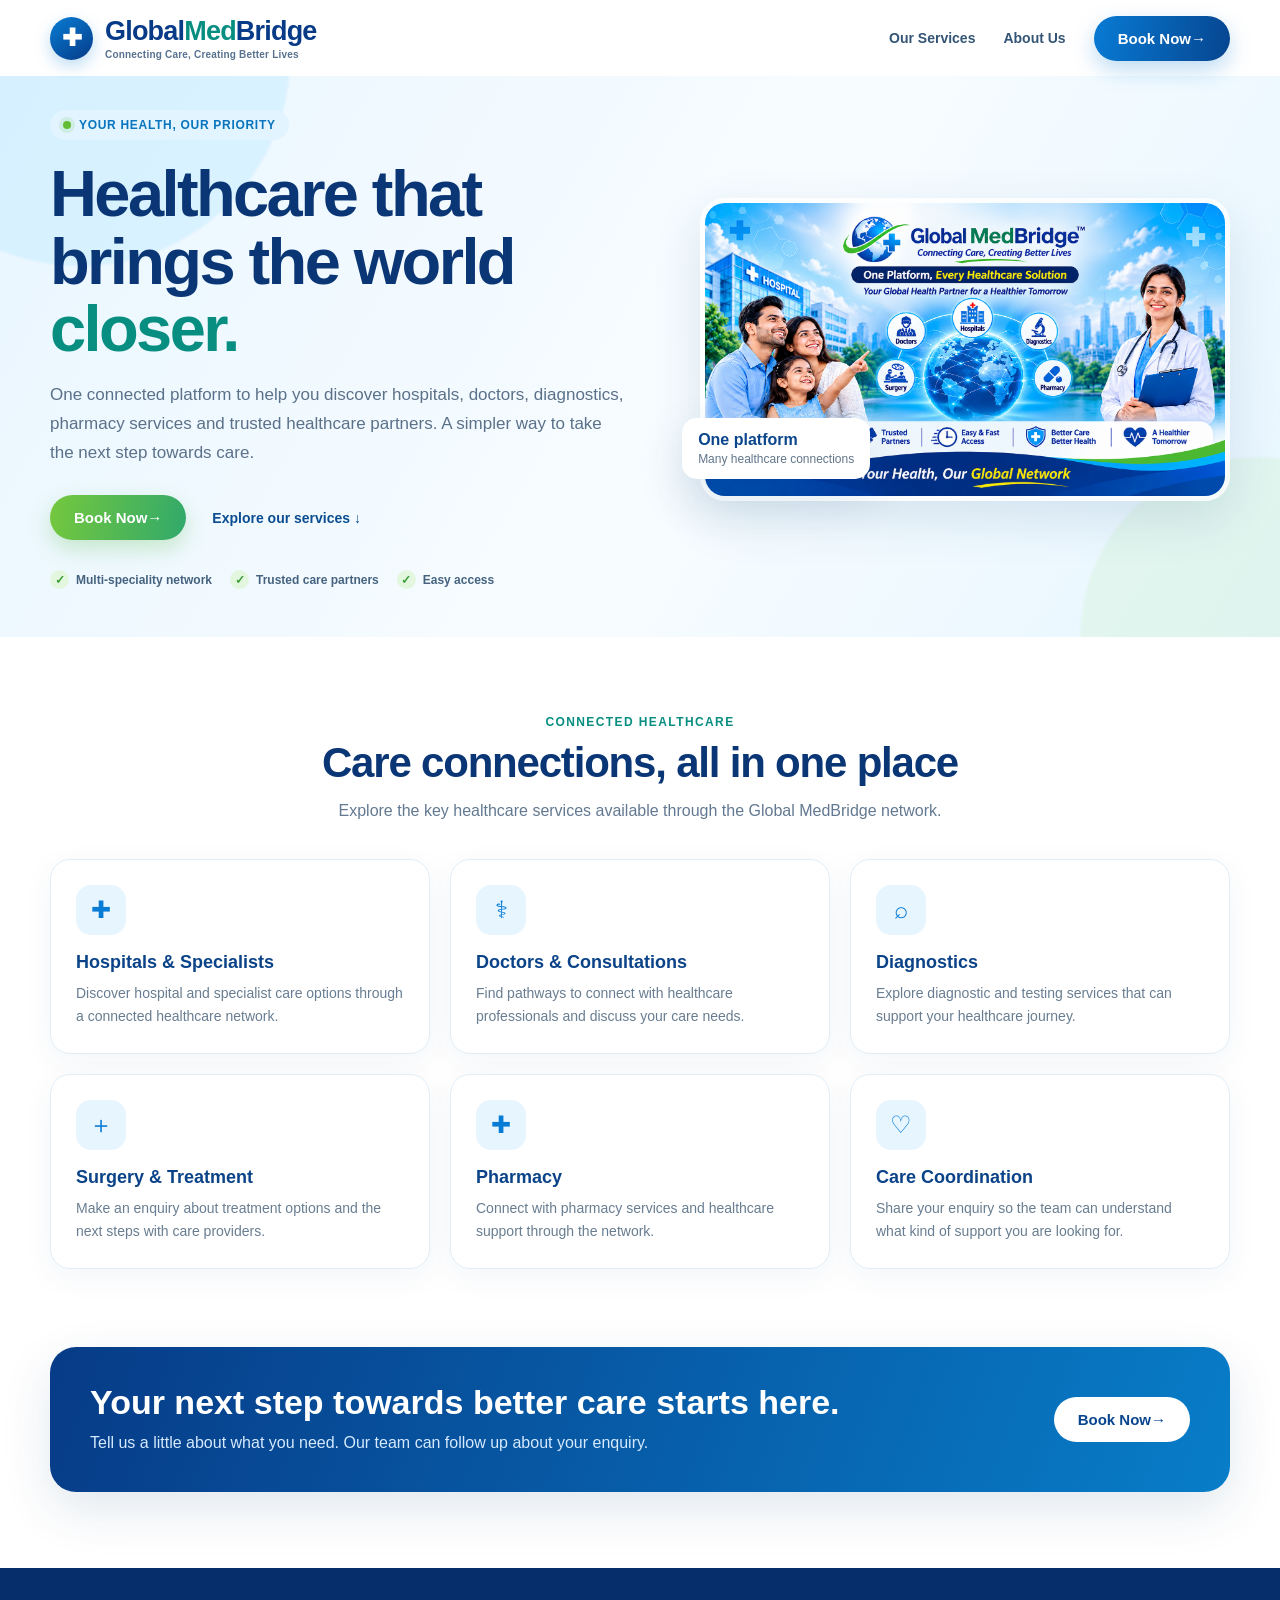
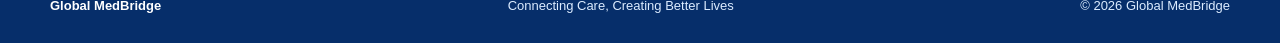
<file: index.html>
<!doctype html>
<html lang="en">
<head>
<meta charset="utf-8"><meta name="viewport" content="width=device-width,initial-scale=1">
<meta name="theme-color" content="#073b87">
<meta name="description" content="Global MedBridge connects people with healthcare services and trusted care partners.">
<title>Global MedBridge | Connecting Care, Creating Better Lives</title>
<link rel="stylesheet" href="styles.css">
</head>
<body>
<header class="topbar wrap">
  <a class="brand" href="index.html" aria-label="Global MedBridge home">
    <span class="brand-mark">✚</span><span>Global<span>Med</span>Bridge<small>Connecting Care, Creating Better Lives</small></span>
  </a>
  <nav class="nav" aria-label="Main navigation">
    <a href="#services">Our Services</a><a href="#about">About Us</a>
    <a class="btn" href="booking.html">Book Now <span aria-hidden="true">→</span></a>
  </nav>
</header>

<main>
<section class="hero">
  <div class="wrap hero-inner">
    <div>
      <div class="eyebrow"><i></i> Your health, our priority</div>
      <h1>Healthcare that brings the world <em>closer.</em></h1>
      <p class="hero-copy">One connected platform to help you discover hospitals, doctors, diagnostics, pharmacy services and trusted healthcare partners. A simpler way to take the next step towards care.</p>
      <div class="hero-actions">
        <a class="btn btn-green" href="booking.html">Book Now <span aria-hidden="true">→</span></a>
        <a class="text-link" href="#services">Explore our services ↓</a>
      </div>
      <div class="trustline">
        <span><b class="check">✓</b> Multi-speciality network</span>
        <span><b class="check">✓</b> Trusted care partners</span>
        <span><b class="check">✓</b> Easy access</span>
      </div>
    </div>
    <div class="hero-art">
      <img src="assets/global-medbridge-banner.png" alt="Global MedBridge healthcare network with family, doctor and connected healthcare services">
      <div class="floating-note"><strong>One platform</strong><span>Many healthcare connections</span></div>
    </div>
  </div>
</section>

<section class="section wrap" id="services">
  <div class="section-head">
    <div class="kicker">Connected healthcare</div>
    <h2>Care connections, all in one place</h2>
    <p>Explore the key healthcare services available through the Global MedBridge network.</p>
  </div>
  <div class="cards">
    <article class="card"><div class="card-icon">✚</div><h3>Hospitals & Specialists</h3><p>Discover hospital and specialist care options through a connected healthcare network.</p></article>
    <article class="card"><div class="card-icon">⚕</div><h3>Doctors & Consultations</h3><p>Find pathways to connect with healthcare professionals and discuss your care needs.</p></article>
    <article class="card"><div class="card-icon">⌕</div><h3>Diagnostics</h3><p>Explore diagnostic and testing services that can support your healthcare journey.</p></article>
    <article class="card"><div class="card-icon">＋</div><h3>Surgery & Treatment</h3><p>Make an enquiry about treatment options and the next steps with care providers.</p></article>
    <article class="card"><div class="card-icon">✚</div><h3>Pharmacy</h3><p>Connect with pharmacy services and healthcare support through the network.</p></article>
    <article class="card"><div class="card-icon">♡</div><h3>Care Coordination</h3><p>Share your enquiry so the team can understand what kind of support you are looking for.</p></article>
  </div>
</section>

<section class="wrap" id="about">
  <div class="cta-band">
    <div><h2>Your next step towards better care starts here.</h2><p>Tell us a little about what you need. Our team can follow up about your enquiry.</p></div>
    <a class="btn" href="booking.html">Book Now <span aria-hidden="true">→</span></a>
  </div>
</section>
</main>

<footer class="footer"><div class="wrap footer-inner"><strong>Global MedBridge</strong><span>Connecting Care, Creating Better Lives</span><span>© <span id="year"></span> Global MedBridge</span></div></footer>
<script>document.getElementById('year').textContent=new Date().getFullYear();</script>
</body></html>
</file>
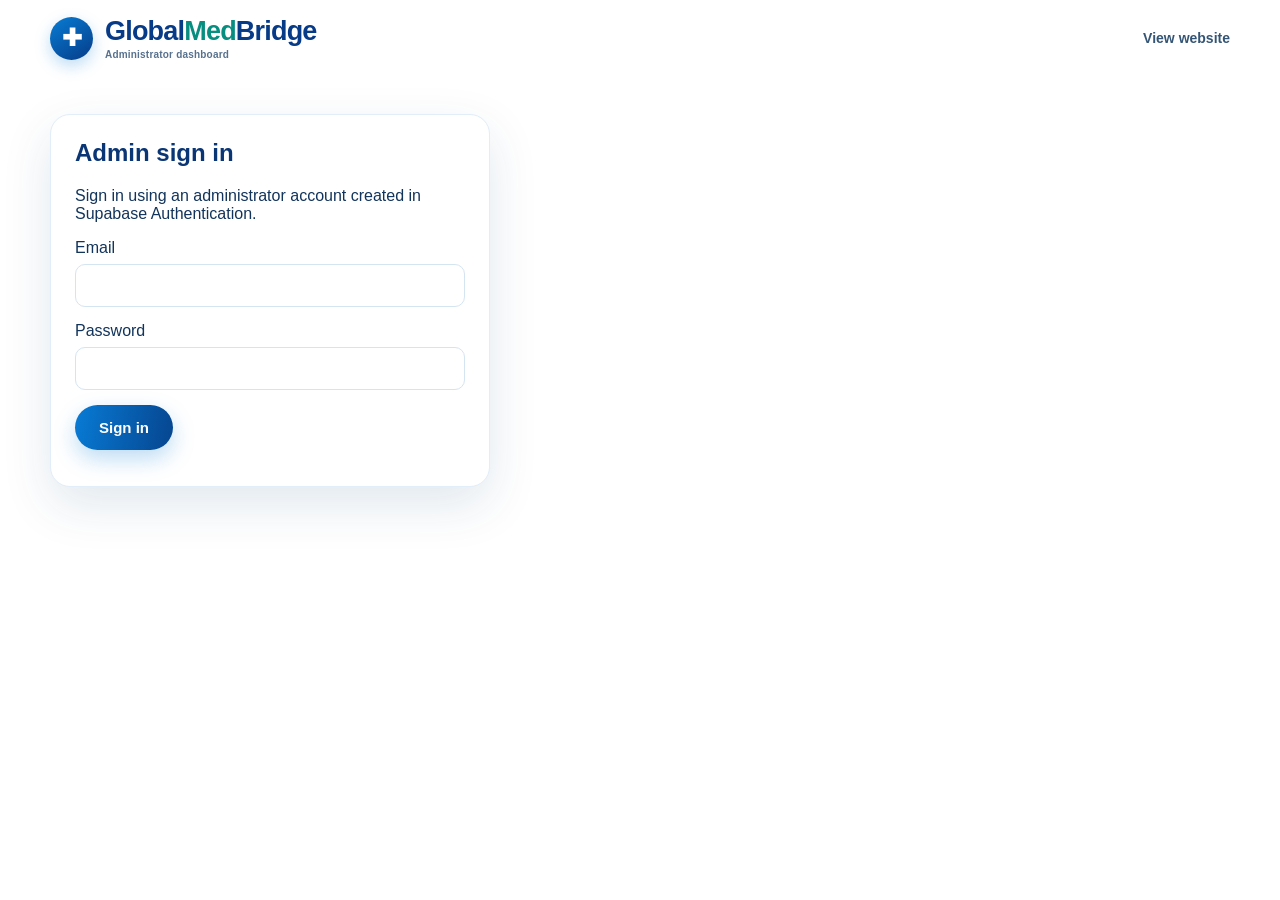
<file: admin.html>
<!doctype html>
<html lang="en">
<head>
<meta charset="utf-8"><meta name="viewport" content="width=device-width,initial-scale=1">
<meta name="theme-color" content="#073b87"><title>Admin | Global MedBridge</title>
<link rel="stylesheet" href="styles.css">
<style>
.admin-wrap{width:min(1180px,calc(100% - 32px));margin:38px auto}.admin-card{background:#fff;border:1px solid #e1edf8;border-radius:20px;padding:24px;box-shadow:var(--shadow);margin-bottom:22px}.admin-card h1,.admin-card h2{color:#0a3675;margin-top:0}.admin-form{max-width:440px}.admin-form input{width:100%;padding:13px;border:1px solid #d5e4f1;border-radius:10px;margin:7px 0 15px}.admin-status{margin:12px 0;color:#526d87}.table-wrap{overflow-x:auto}table{width:100%;border-collapse:collapse;min-width:760px}th,td{text-align:left;padding:12px;border-bottom:1px solid #e5eef6;font-size:13px;vertical-align:top}th{color:#315575;background:#f5faff}td select{padding:8px;border:1px solid #d5e4f1;border-radius:8px}.admin-actions{display:flex;gap:10px;flex-wrap:wrap}.small-btn{padding:9px 15px;font-size:13px}.hidden{display:none!important}
</style>
</head>
<body>
<header class="topbar wrap"><a class="brand" href="index.html"><span class="brand-mark">✚</span><span>Global<span>Med</span>Bridge<small>Administrator dashboard</small></span></a><nav class="nav"><a href="index.html">View website</a></nav></header>
<main class="admin-wrap">
<section class="admin-card admin-form" id="loginPanel">
<h1>Admin sign in</h1><p>Sign in using an administrator account created in Supabase Authentication.</p>
<form id="loginForm"><label for="email">Email</label><input id="email" type="email" autocomplete="username" required><label for="password">Password</label><input id="password" type="password" autocomplete="current-password" required><button class="btn" type="submit">Sign in</button></form><p class="admin-status" id="loginMessage" role="status"></p>
</section>
<section class="admin-card hidden" id="dashboardPanel">
<div class="admin-actions" style="justify-content:space-between;align-items:center"><div><h1>Enquiries</h1><p>Review incoming enquiries and update their status.</p></div><div class="admin-actions"><button class="btn small-btn" id="refreshButton" type="button">Refresh</button><button class="btn small-btn" id="logoutButton" type="button">Sign out</button></div></div>
<p class="admin-status" id="dashboardMessage" role="status"></p>
<div class="table-wrap"><table><thead><tr><th>Received</th><th>Name</th><th>Phone</th><th>Location</th><th>Health concern</th><th>Status</th></tr></thead><tbody id="enquiriesBody"></tbody></table></div>
</section>
</main>
<script src="config.js"></script>
<script type="module">
import { createClient } from 'https://esm.sh/@supabase/supabase-js@2';
const cfg = window.GLOBAL_MEDBRIDGE_SUPABASE;
const supabase = createClient(cfg.url, cfg.publishableKey);
const loginPanel=document.getElementById('loginPanel');
const dashboardPanel=document.getElementById('dashboardPanel');
const loginMessage=document.getElementById('loginMessage');
const dashboardMessage=document.getElementById('dashboardMessage');
const body=document.getElementById('enquiriesBody');
const statusOptions=['new','contacted','in_progress','closed'];
const escapeHtml=(value)=>String(value??'').replace(/[&<>"']/g,c=>({'&':'&amp;','<':'&lt;','>':'&gt;','"':'&quot;',"'":'&#39;'}[c]));
async function showSession(){const {data:{session}}=await supabase.auth.getSession();loginPanel.classList.toggle('hidden',!!session);dashboardPanel.classList.toggle('hidden',!session);if(session)loadEnquiries();}
async function loadEnquiries(){dashboardMessage.textContent='Loading enquiries…';body.innerHTML='';const {data,error}=await supabase.from('enquiries').select('id,full_name,phone,location,health_concern,status,created_at').order('created_at',{ascending:false}).limit(500);if(error){dashboardMessage.textContent='Could not load enquiries: '+error.message;return;}dashboardMessage.textContent=data.length?`${data.length} enquiry record(s) shown.`:'No enquiries have been received yet.';for(const row of data){const tr=document.createElement('tr');const date=new Date(row.created_at).toLocaleString();tr.innerHTML=`<td>${escapeHtml(date)}</td><td>${escapeHtml(row.full_name)}</td><td>${escapeHtml(row.phone)}</td><td>${escapeHtml(row.location)}</td><td>${escapeHtml(row.health_concern)}</td><td><select aria-label="Update status for ${escapeHtml(row.full_name)}" data-id="${escapeHtml(row.id)}">${statusOptions.map(s=>`<option value="${s}" ${row.status===s?'selected':''}>${s.replace('_',' ')}</option>`).join('')}</select></td>`;body.appendChild(tr);}body.querySelectorAll('select').forEach(select=>select.addEventListener('change',async()=>{select.disabled=true;const {error}=await supabase.from('enquiries').update({status:select.value}).eq('id',select.dataset.id);select.disabled=false;dashboardMessage.textContent=error?'Could not update status: '+error.message:'Status updated.';}));}
document.getElementById('loginForm').addEventListener('submit',async e=>{e.preventDefault();loginMessage.textContent='Signing in…';const {error}=await supabase.auth.signInWithPassword({email:document.getElementById('email').value,password:document.getElementById('password').value});loginMessage.textContent=error?error.message:'';if(!error)showSession();});
document.getElementById('logoutButton').addEventListener('click',async()=>{await supabase.auth.signOut();showSession();});
document.getElementById('refreshButton').addEventListener('click',loadEnquiries);
supabase.auth.onAuthStateChange(()=>showSession());
showSession();
</script>
</body></html>
</file>
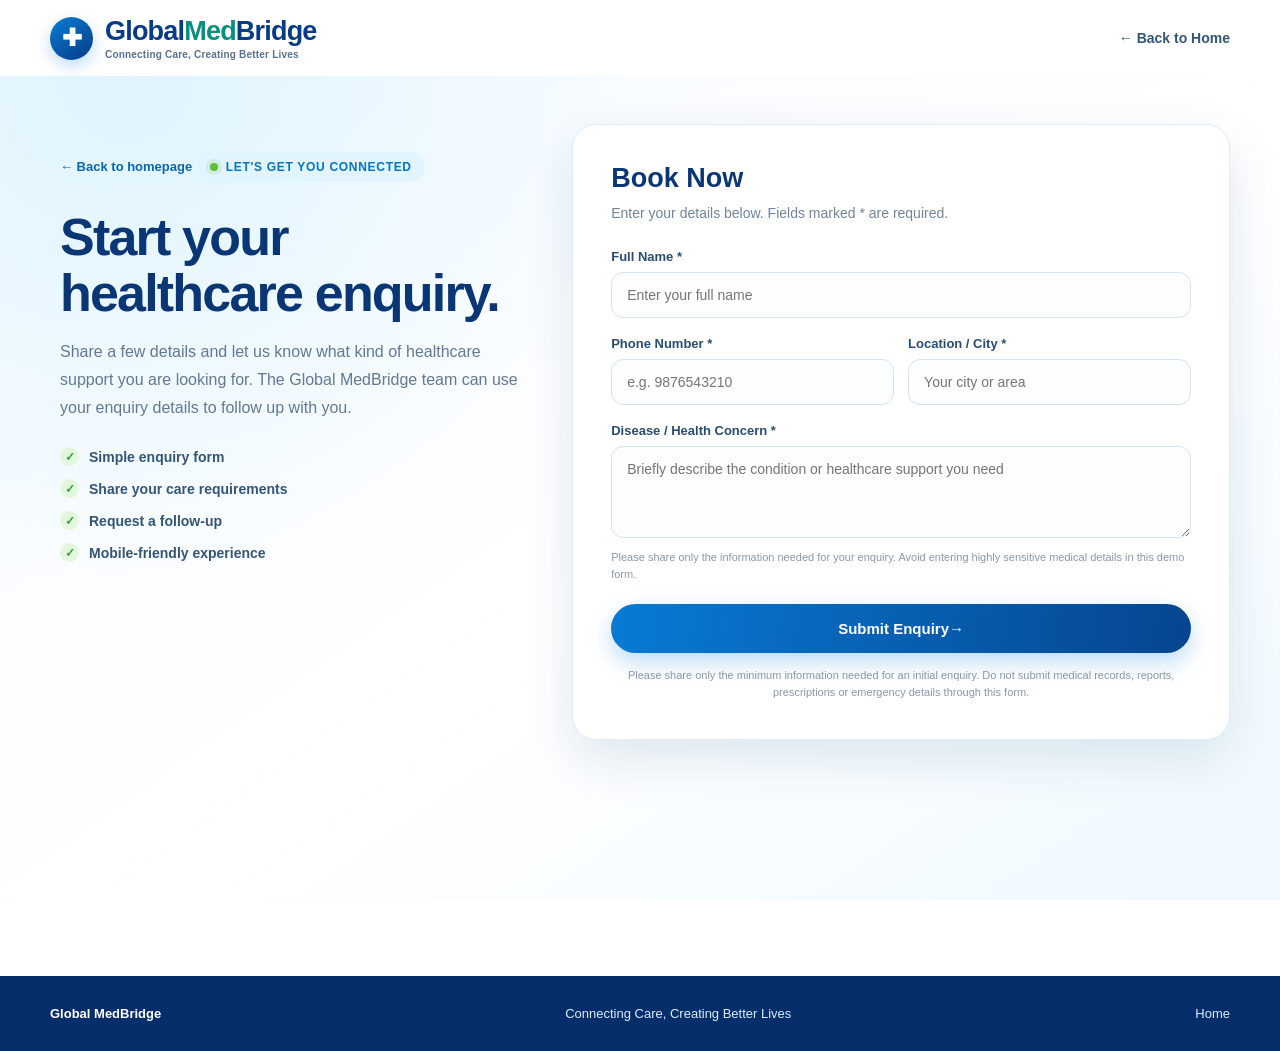
<file: booking.html>
<!doctype html>
<html lang="en">
<head>
<meta charset="utf-8"><meta name="viewport" content="width=device-width,initial-scale=1">
<meta name="theme-color" content="#073b87">
<title>Book Now | Global MedBridge</title>
<link rel="stylesheet" href="styles.css">
</head>
<body>
<header class="topbar wrap">
  <a class="brand" href="index.html"><span class="brand-mark">✚</span><span>Global<span>Med</span>Bridge<small>Connecting Care, Creating Better Lives</small></span></a>
  <nav class="nav"><a href="index.html">← Back to Home</a></nav>
</header>

<main class="booking-main">
  <div class="wrap booking-grid">
    <section class="booking-intro">
      <a class="backlink" href="index.html">← Back to homepage</a>
      <div class="eyebrow"><i></i> Let's get you connected</div>
      <h1>Start your healthcare enquiry.</h1>
      <p>Share a few details and let us know what kind of healthcare support you are looking for. The Global MedBridge team can use your enquiry details to follow up with you.</p>
      <ul class="booking-benefits">
        <li><b class="check">✓</b> Simple enquiry form</li>
        <li><b class="check">✓</b> Share your care requirements</li>
        <li><b class="check">✓</b> Request a follow-up</li>
        <li><b class="check">✓</b> Mobile-friendly experience</li>
      </ul>
    </section>

    <section class="form-card">
      <h2>Book Now</h2>
      <p>Enter your details below. Fields marked * are required.</p>
      <form id="bookingForm">
        <div class="field">
          <label for="name">Full Name *</label>
          <input id="name" name="name" type="text" placeholder="Enter your full name" autocomplete="name" required maxlength="100">
        </div>
        <div class="two-col">
          <div class="field">
            <label for="phone">Phone Number *</label>
            <input id="phone" name="phone" type="tel" placeholder="e.g. 9876543210" autocomplete="tel" inputmode="tel" required pattern="[+0-9 ()-]{8,20}" maxlength="20">
          </div>
          <div class="field">
            <label for="location">Location / City *</label>
            <input id="location" name="location" type="text" placeholder="Your city or area" autocomplete="address-level2" required maxlength="120">
          </div>
        </div>
        <div class="field">
          <label for="disease">Disease / Health Concern *</label>
          <textarea id="disease" name="disease" placeholder="Briefly describe the condition or healthcare support you need" required maxlength="1000"></textarea>
          <small>Please share only the information needed for your enquiry. Avoid entering highly sensitive medical details in this demo form.</small>
        </div>
        <button class="btn submit" type="submit">Submit Enquiry <span aria-hidden="true">→</span></button>
        <p class="privacy">Please share only the minimum information needed for an initial enquiry. Do not submit medical records, reports, prescriptions or emergency details through this form.</p>
        <div class="success" id="success" role="status" aria-live="polite"></div>
      </form>
    </section>
  </div>
</main>

<footer class="footer"><div class="wrap footer-inner"><strong>Global MedBridge</strong><span>Connecting Care, Creating Better Lives</span><a href="index.html">Home</a></div></footer>
<script src="config.js"></script>
<script src="booking.js" defer></script>
</body></html>
</file>
<file: styles.css>
:root{--navy:#073b87;--blue:#087bd5;--cyan:#10b9df;--green:#65bd32;--ink:#12345b;--muted:#637991;--pale:#f1f8ff;--white:#fff;--shadow:0 18px 50px rgba(12,62,117,.12)}
*{box-sizing:border-box}html{scroll-behavior:smooth}body{margin:0;font-family:Inter,Arial,Helvetica,sans-serif;color:var(--ink);background:#fff}a{text-decoration:none;color:inherit}.wrap{width:min(1180px,calc(100% - 40px));margin:auto}
.topbar{height:76px;display:flex;align-items:center;justify-content:space-between;gap:24px;background:#fff;position:relative;z-index:5}.brand{display:flex;align-items:center;gap:12px;color:var(--navy);font-size:clamp(19px,2.5vw,27px);font-weight:850;letter-spacing:-.8px}.brand-mark{width:43px;height:43px;border-radius:50%;display:grid;place-items:center;background:linear-gradient(145deg,#087dd4,#063b88);color:#fff;font-size:24px;box-shadow:0 6px 16px #087bd544}.brand span span{color:#078e80}.brand small{display:block;font-size:10px;font-weight:600;letter-spacing:.2px;color:#57718e;margin-top:2px}.nav{display:flex;align-items:center;gap:28px;color:#345575;font-size:14px;font-weight:650}.nav a:hover{color:var(--blue)}.btn{display:inline-flex;align-items:center;justify-content:center;border:0;border-radius:999px;padding:14px 24px;font-weight:800;font-size:15px;background:linear-gradient(100deg,#087bd5,#06458f);color:#fff;box-shadow:0 9px 22px #087bd544;transition:.2s transform,.2s box-shadow;cursor:pointer}.btn:hover{transform:translateY(-2px);box-shadow:0 13px 26px #087bd555}.btn-green{background:linear-gradient(100deg,#75c83d,#31a96b);box-shadow:0 9px 22px #54b83d44}.hero{position:relative;background:linear-gradient(120deg,#e9f6ff,#f7fcff 55%,#e7f6ff);overflow:hidden}.hero:before,.hero:after{content:"";position:absolute;border-radius:50%;filter:blur(1px);pointer-events:none}.hero:before{width:420px;height:420px;background:#b9e9ff66;top:-230px;left:-130px}.hero:after{width:360px;height:360px;background:#d5f2d766;right:-160px;bottom:-180px}.hero-inner{position:relative;z-index:1;padding:34px 0 48px;display:grid;grid-template-columns:1fr .86fr;align-items:center;gap:34px}.eyebrow{display:inline-flex;align-items:center;gap:8px;padding:8px 13px;border-radius:999px;background:#e1f4ff;color:#0874bd;font-size:12px;font-weight:800;letter-spacing:.7px;text-transform:uppercase}.eyebrow i{width:8px;height:8px;border-radius:50%;background:#62bd35;box-shadow:0 0 0 4px #62bd3522}.hero h1{font-size:clamp(38px,5.4vw,65px);line-height:1.04;letter-spacing:-2.6px;margin:20px 0 18px;color:#0a3675}.hero h1 em{font-style:normal;color:#078e80}.hero-copy{font-size:17px;line-height:1.7;color:#5b7189;max-width:580px}.hero-actions{display:flex;align-items:center;gap:14px;flex-wrap:wrap;margin-top:28px}.text-link{font-size:14px;font-weight:750;color:#0a4d91;padding:12px}.trustline{display:flex;gap:18px;flex-wrap:wrap;margin-top:30px;color:#45637f;font-size:12px;font-weight:700}.trustline span{display:flex;align-items:center;gap:7px}.check{display:grid;place-items:center;width:19px;height:19px;border-radius:50%;background:#e3f7df;color:#3b9d39;font-size:12px}.hero-art{position:relative}.hero-art img{width:100%;height:auto;display:block;border-radius:25px;box-shadow:var(--shadow);border:5px solid #ffffffb8}.floating-note{position:absolute;left:-18px;bottom:22px;background:#fff;padding:13px 16px;border-radius:15px;box-shadow:var(--shadow);font-size:12px;color:#61758a}.floating-note strong{display:block;font-size:16px;color:#0b468d;margin-bottom:3px}.section{padding:78px 0}.section-head{text-align:center;max-width:720px;margin:0 auto 34px}.kicker{color:#078e80;font-weight:850;font-size:12px;letter-spacing:1.4px;text-transform:uppercase}.section h2{font-size:clamp(28px,4vw,42px);letter-spacing:-1.2px;color:#0a3675;margin:10px 0}.section-head p{color:var(--muted);line-height:1.7;margin:0}.cards{display:grid;grid-template-columns:repeat(3,1fr);gap:20px}.card{border:1px solid #e1edf8;border-radius:20px;padding:25px;background:#fff;box-shadow:0 8px 30px rgba(14,65,120,.055);transition:.2s}.card:hover{transform:translateY(-5px);box-shadow:var(--shadow)}.card-icon{width:50px;height:50px;border-radius:15px;display:grid;place-items:center;background:#e7f5ff;color:#087bd5;font-size:24px;margin-bottom:17px}.card h3{margin:0 0 9px;color:#0b4388;font-size:18px}.card p{margin:0;color:#687d91;font-size:14px;line-height:1.65}.cta-band{background:linear-gradient(110deg,#073b87,#087dc8);border-radius:26px;padding:36px 40px;color:#fff;display:flex;justify-content:space-between;align-items:center;gap:25px;box-shadow:var(--shadow)}.cta-band h2{color:#fff;margin:0 0 8px;font-size:clamp(24px,3vw,34px)}.cta-band p{margin:0;color:#d5eaff;line-height:1.6}.cta-band .btn{background:#fff;color:#08458e;box-shadow:none;white-space:nowrap}.footer{background:#062e6a;color:#dcecff;padding:30px 0;margin-top:76px}.footer-inner{display:flex;justify-content:space-between;align-items:center;gap:18px;font-size:13px}.footer strong{color:#fff}
.booking-main{background:radial-gradient(circle at 10% 0,#dff4ff 0,transparent 36%),linear-gradient(145deg,#f4faff,#fff 55%,#eff9ff);min-height:calc(100vh - 76px);padding:48px 0 70px}.booking-grid{display:grid;grid-template-columns:.85fr 1.15fr;gap:36px;align-items:start}.booking-intro{padding:28px 10px}.booking-intro h1{font-size:clamp(34px,4.6vw,52px);line-height:1.08;letter-spacing:-1.8px;color:#0a3675;margin:17px 0}.booking-intro p{color:#627991;line-height:1.75}.booking-benefits{list-style:none;padding:0;margin:25px 0;display:grid;gap:13px}.booking-benefits li{display:flex;gap:10px;align-items:center;color:#345575;font-size:14px;font-weight:650}.form-card{background:#fff;border:1px solid #e1edf8;border-radius:24px;padding:clamp(22px,4vw,38px);box-shadow:var(--shadow)}.form-card h2{margin:0 0 8px;color:#0a3675;font-size:27px}.form-card>p{margin:0 0 25px;color:#71849a;font-size:14px;line-height:1.6}.field{margin-bottom:18px}.field label{display:block;font-size:13px;font-weight:800;color:#294c70;margin-bottom:8px}.field input,.field select,.field textarea{width:100%;border:1px solid #d5e4f1;border-radius:12px;padding:14px 15px;font:inherit;font-size:14px;color:#173d64;background:#fbfdff;outline:none;transition:.2s}.field input:focus,.field select:focus,.field textarea:focus{border-color:#168bd2;box-shadow:0 0 0 4px #168bd21a;background:#fff}.field textarea{resize:vertical;min-height:92px}.field small{display:block;color:#8798aa;font-size:11px;margin-top:7px;line-height:1.5}.two-col{display:grid;grid-template-columns:1fr 1fr;gap:14px}.submit{width:100%;padding:16px;margin-top:4px}.privacy{font-size:11px;color:#8798aa;line-height:1.55;text-align:center;margin:14px 0 0}.success{display:none;margin-top:18px;padding:15px;border-radius:12px;background:#e9f8e8;color:#286e36;font-size:14px;line-height:1.55}.backlink{display:inline-flex;align-items:center;gap:7px;color:#0b65aa;font-weight:750;font-size:13px;margin-bottom:18px}
@media(max-width:850px){.nav{gap:15px}.hero-inner{grid-template-columns:1fr;gap:28px}.hero-copy{max-width:680px}.hero-art{max-width:680px;margin:auto}.booking-grid{grid-template-columns:1fr;gap:10px}.booking-intro{padding:10px 0}.booking-intro h1{max-width:650px}.booking-benefits{grid-template-columns:repeat(2,1fr)}}
@media(max-width:640px){.wrap{width:min(100% - 30px,1180px)}.topbar{height:66px}.nav a:not(.btn){display:none}.nav .btn{padding:11px 16px;font-size:13px}.brand{font-size:19px}.brand-mark{width:37px;height:37px}.brand small{font-size:9px}.hero-inner{padding:27px 0 35px;gap:23px}.hero h1{font-size:42px;letter-spacing:-1.8px}.hero-copy{font-size:15px}.hero-art img{border-radius:17px;border-width:3px}.floating-note{left:8px;bottom:10px;padding:9px 12px}.floating-note strong{font-size:13px}.floating-note span{font-size:10px}.hero-actions{gap:8px}.hero-actions .btn{width:100%}.text-link{padding:8px 4px}.trustline{gap:10px 14px;margin-top:22px}.trustline span{font-size:11px}.section{padding:55px 0}.cards{grid-template-columns:1fr;gap:13px}.card{padding:21px}.cta-band{padding:27px 22px;display:block}.cta-band .btn{margin-top:20px;width:100%}.footer{margin-top:55px}.footer-inner{display:block;text-align:center;line-height:1.8}.booking-main{padding:25px 0 48px}.booking-intro h1{font-size:38px}.booking-benefits{grid-template-columns:1fr}.form-card{border-radius:18px;padding:22px 18px}.form-card h2{font-size:24px}.two-col{grid-template-columns:1fr;gap:0}}
</file>
